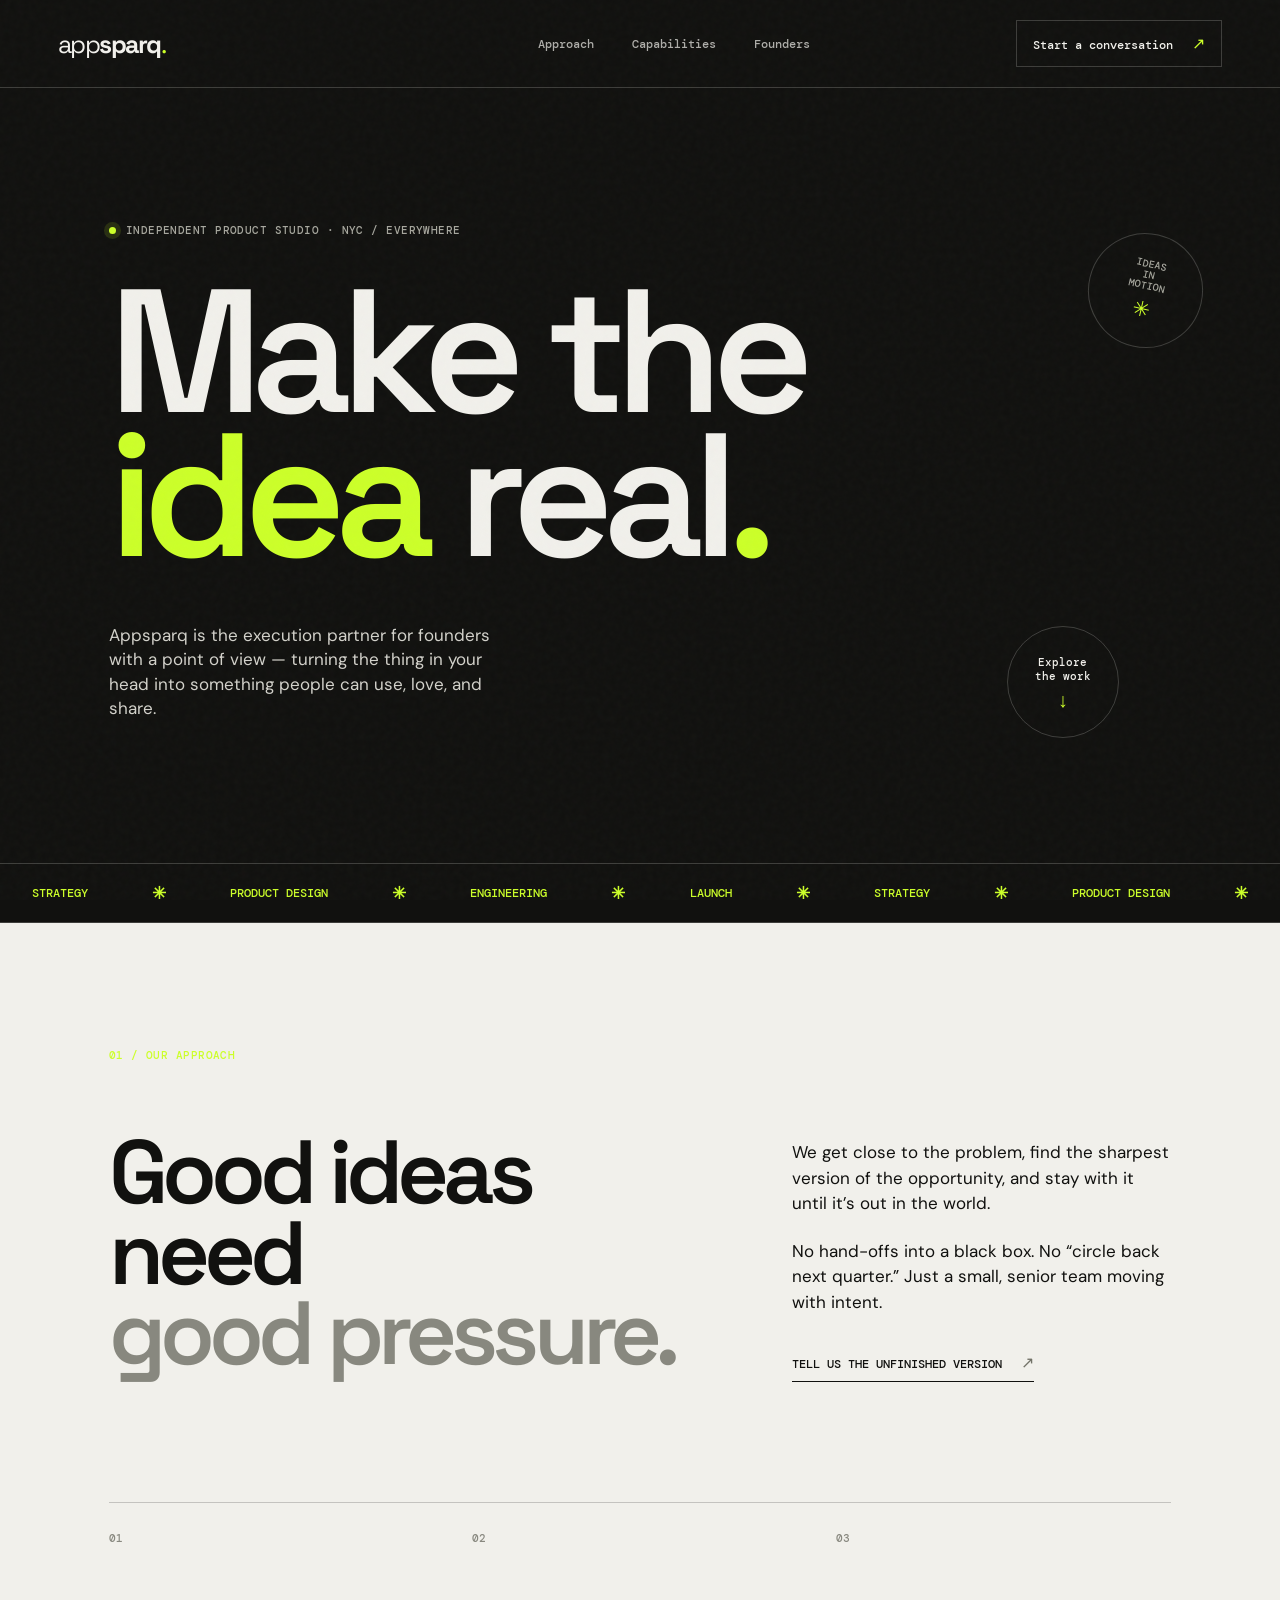
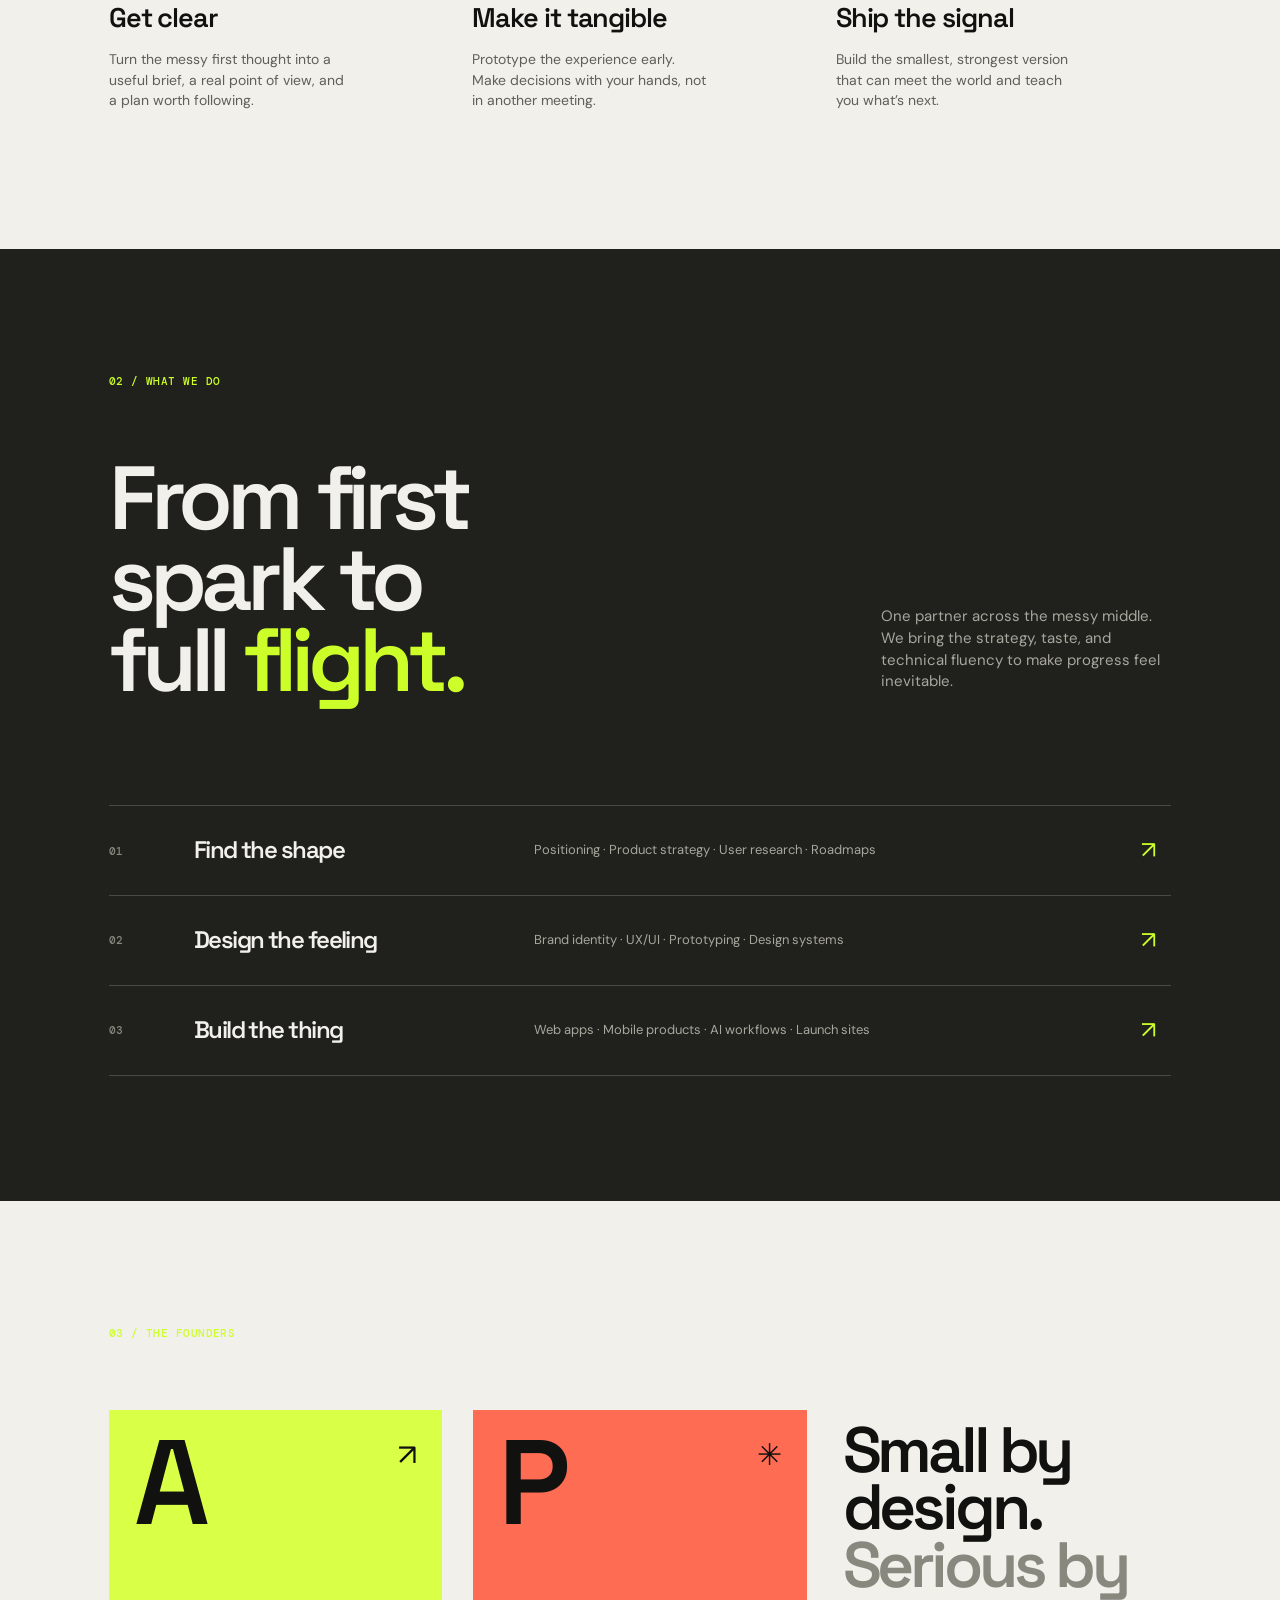
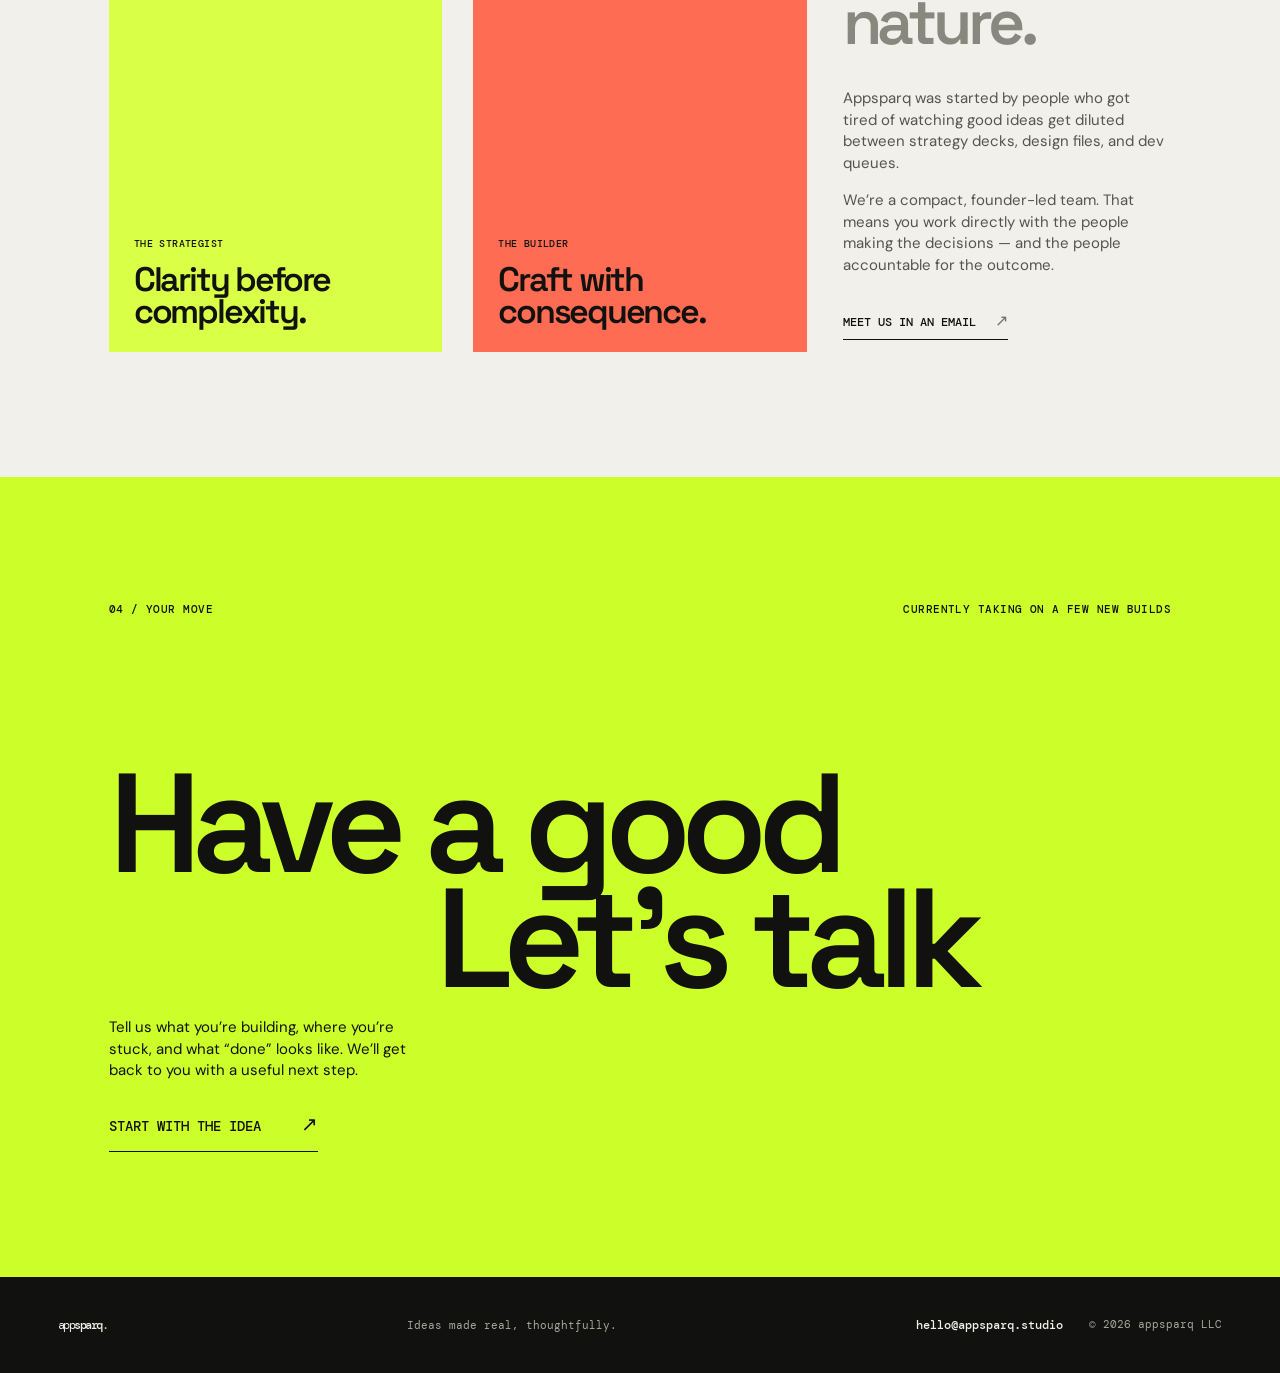
<file: index.html>
<!doctype html>
<html lang="en">
  <head>
    <meta charset="UTF-8" />
    <meta name="viewport" content="width=device-width, initial-scale=1.0" />
    <meta name="theme-color" content="#11110f" />
    <meta name="description" content="appsparq is the execution partner for founders turning strong ideas into shipped products." />
    <meta property="og:type" content="website" />
    <meta property="og:site_name" content="appsparq" />
    <meta property="og:title" content="appsparq — Make the idea real." />
    <meta property="og:description" content="appsparq is the execution partner for founders turning strong ideas into shipped products." />
    <meta property="og:image" content="https://www.appsparq.studio/og.svg" />
    <meta property="og:image:width" content="1200" />
    <meta property="og:image:height" content="630" />
    <meta name="twitter:card" content="summary_large_image" />
    <meta name="twitter:title" content="appsparq — Make the idea real." />
    <meta name="twitter:description" content="appsparq is the execution partner for founders turning strong ideas into shipped products." />
    <meta name="twitter:image" content="https://www.appsparq.studio/og.svg" />
    <link rel="icon" href="/favicon.svg" type="image/svg+xml" />
    <title>appsparq — Make the idea real.</title>
    <link rel="preconnect" href="https://fonts.googleapis.com" />
    <link rel="preconnect" href="https://fonts.gstatic.com" crossorigin />
    <link href="https://fonts.googleapis.com/css2?family=DM+Mono:wght@400;500&family=DM+Sans:wght@400;500;600;700&family=Space+Grotesk:wght@500;600;700&display=swap" rel="stylesheet" />
    <link rel="stylesheet" href="styles.css" />
  </head>
  <body>
    <div class="noise" aria-hidden="true"></div>
    <header class="site-header">
      <a class="wordmark" href="#top" aria-label="Appsparq home"><span>app</span>sparq<span class="dot">.</span></a>
      <nav class="desktop-nav" aria-label="Main navigation">
        <a href="#approach">Approach</a>
        <a href="#capabilities">Capabilities</a>
        <a href="#founders">Founders</a>
      </nav>
      <a class="header-cta" href="mailto:hello@appsparq.studio?subject=Let's%20make%20it%20real">Start a conversation <span>↗︎</span></a>
      <button class="menu-toggle" aria-label="Open menu" aria-expanded="false">Menu <span>+︎</span></button>
    </header>

    <main id="top">
      <section class="hero section-pad">
        <div class="eyebrow"><span class="pulse"></span> Independent product studio · NYC / everywhere</div>
        <h1>Make the<br /><em>idea</em> real<span class="lime">.</span></h1>
        <div class="hero-bottom">
          <p class="hero-intro">Appsparq is the execution partner for founders with a point of view — turning the thing in your head into something people can use, love, and share.</p>
          <a class="circle-link" href="#approach" aria-label="Explore Appsparq"><span>Explore<br />the work</span><b>↓︎</b></a>
        </div>
        <div class="hero-stamp" aria-hidden="true"><span>Ideas</span><span>in</span><span>motion</span><i>✳︎</i></div>
      </section>

      <section class="ticker" aria-label="Appsparq services"><div><span>Strategy</span><b>✳︎</b><span>Product design</span><b>✳︎</b><span>Engineering</span><b>✳︎</b><span>Launch</span><b>✳︎</b><span>Strategy</span><b>✳︎</b><span>Product design</span><b>✳︎</b></div></section>

      <section class="approach section-pad" id="approach">
        <div class="section-kicker">01 / Our approach</div>
        <div class="approach-grid">
          <h2>Good ideas need<br /><span>good pressure.</span></h2>
          <div class="approach-copy"><p>We get close to the problem, find the sharpest version of the opportunity, and stay with it until it’s out in the world.</p><p>No hand-offs into a black box. No “circle back next quarter.” Just a small, senior team moving with intent.</p><a class="text-link" href="mailto:hello@appsparq.studio?subject=Tell%20us%20about%20your%20idea">Tell us the unfinished version <span>↗︎</span></a></div>
        </div>
        <div class="principles"><article><span>01</span><h3>Get clear</h3><p>Turn the messy first thought into a useful brief, a real point of view, and a plan worth following.</p></article><article><span>02</span><h3>Make it tangible</h3><p>Prototype the experience early. Make decisions with your hands, not in another meeting.</p></article><article><span>03</span><h3>Ship the signal</h3><p>Build the smallest, strongest version that can meet the world and teach you what’s next.</p></article></div>
      </section>

      <section class="capabilities section-pad" id="capabilities">
        <div class="section-kicker">02 / What we do</div>
        <div class="capabilities-head"><h2>From first<br /><em>spark</em> to<br />full <span>flight.</span></h2><p>One partner across the messy middle. We bring the strategy, taste, and technical fluency to make progress feel inevitable.</p></div>
        <div class="capability-list"><div><span>01</span><h3>Find the shape</h3><p>Positioning · Product strategy · User research · Roadmaps</p><b>↗︎</b></div><div><span>02</span><h3>Design the feeling</h3><p>Brand identity · UX/UI · Prototyping · Design systems</p><b>↗︎</b></div><div><span>03</span><h3>Build the thing</h3><p>Web apps · Mobile products · AI workflows · Launch sites</p><b>↗︎</b></div></div>
      </section>

      <section class="founders section-pad" id="founders">
        <div class="section-kicker">03 / The founders</div>
        <div class="founders-grid"><div class="founder-card founder-a"><div class="portrait-mark">A<span>↗︎</span></div><div><p class="mono">THE STRATEGIST</p><h3>Clarity before<br />complexity.</h3></div></div><div class="founder-card founder-b"><div class="portrait-mark">P<span>✳︎</span></div><div><p class="mono">THE BUILDER</p><h3>Craft with<br />consequence.</h3></div></div><div class="founders-copy"><h2>Small by design.<br /><span>Serious by nature.</span></h2><p>Appsparq was started by people who got tired of watching good ideas get diluted between strategy decks, design files, and dev queues.</p><p>We’re a compact, founder-led team. That means you work directly with the people making the decisions — and the people accountable for the outcome.</p><a class="text-link" href="mailto:hello@appsparq.studio?subject=Let's%20work%20together">Meet us in an email <span>↗︎</span></a></div></div>
      </section>

      <section class="contact section-pad" id="contact"><div class="contact-top"><div class="section-kicker">04 / Your move</div><span class="mono">Currently taking on a few new builds</span></div><h2>Have a good<br /><em>one?</em> Let’s talk<span class="lime">.</span></h2><p>Tell us what you’re building, where you’re stuck, and what “done” looks like. We’ll get back to you with a useful next step.</p><a class="big-cta" href="mailto:hello@appsparq.studio?subject=I%20have%20an%20idea">Start with the idea <span>↗︎</span></a></section>
    </main>

    <footer class="site-footer"><a class="wordmark" href="#top"><span>app</span>sparq<span class="dot">.</span></a><p>Ideas made real, thoughtfully.</p><div><a href="mailto:hello@appsparq.studio">hello@appsparq.studio</a><span>© 2026 appsparq LLC</span></div></footer>
    <div class="mobile-menu" aria-hidden="true"><a href="#approach">Approach</a><a href="#capabilities">Capabilities</a><a href="#founders">Founders</a><a href="mailto:hello@appsparq.studio">Start a conversation ↗︎</a></div>
    <script src="script.js"></script>
  </body>
</html>
</file>
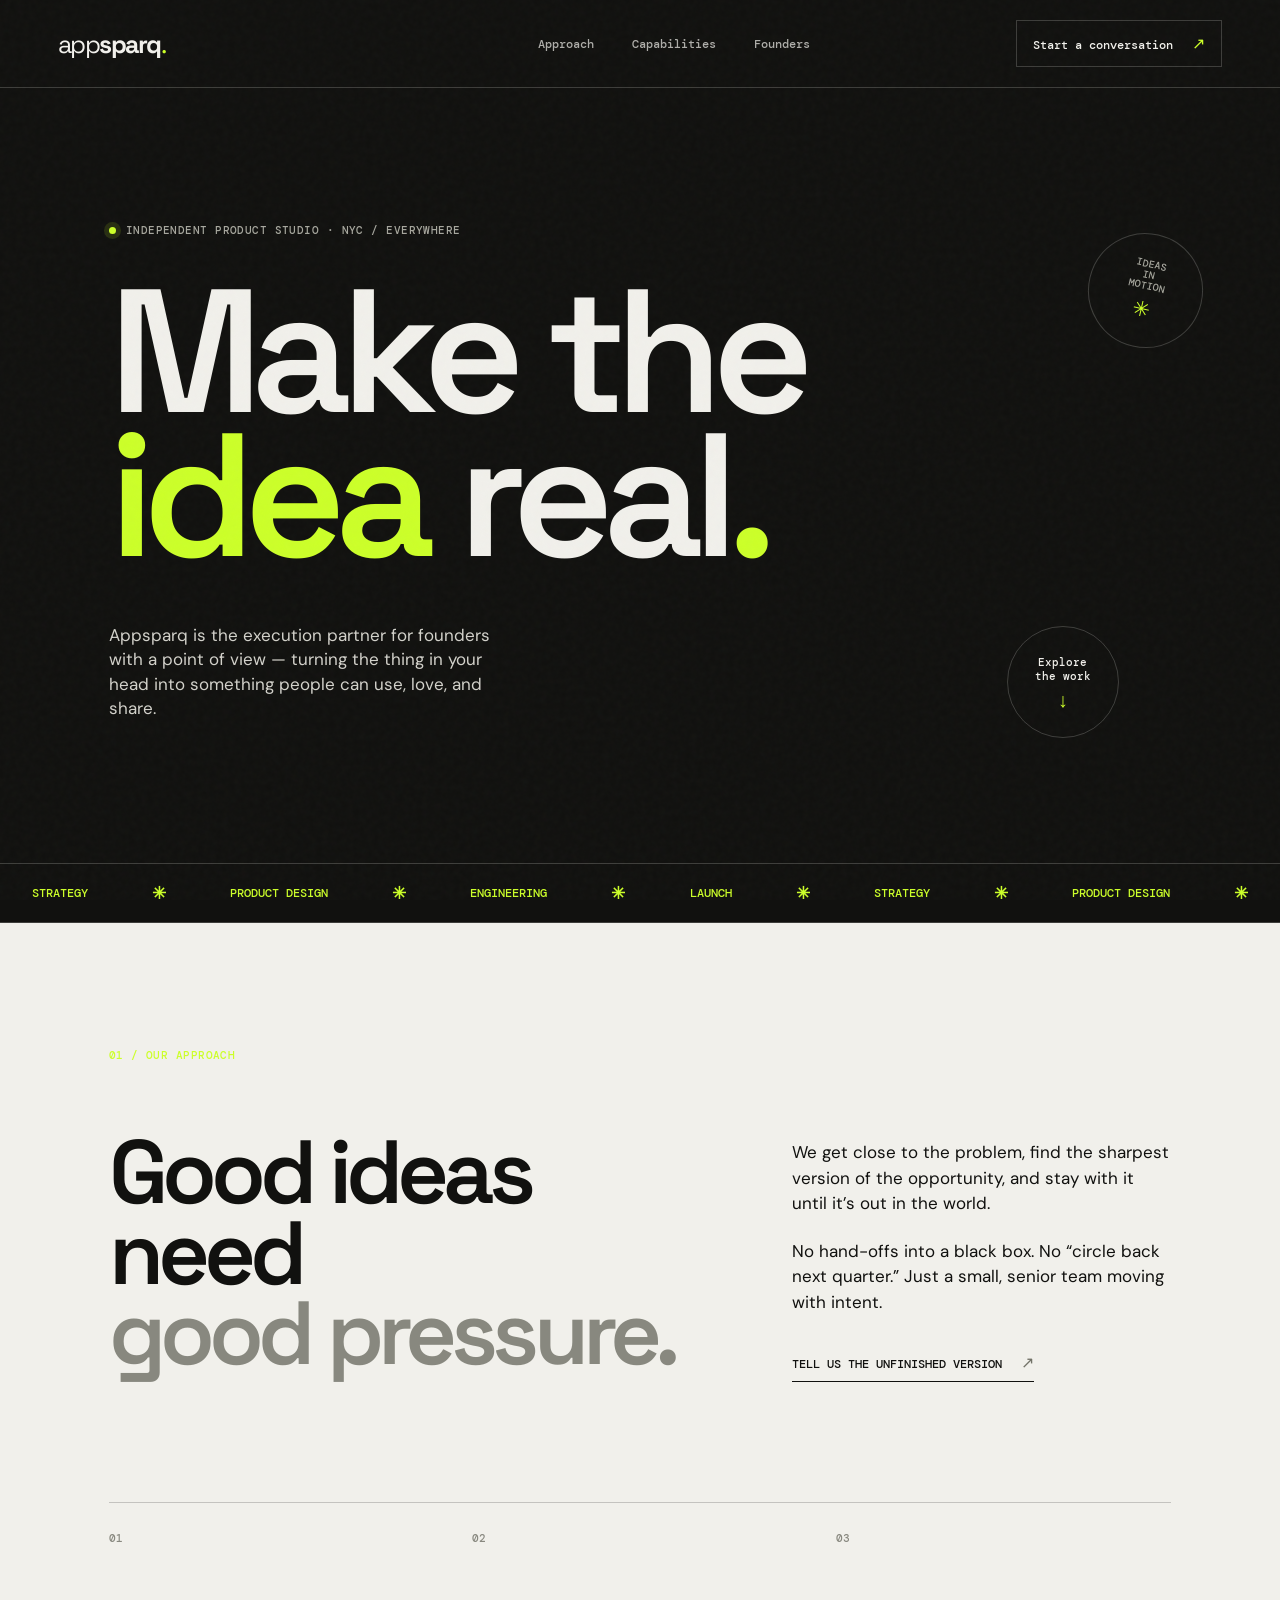
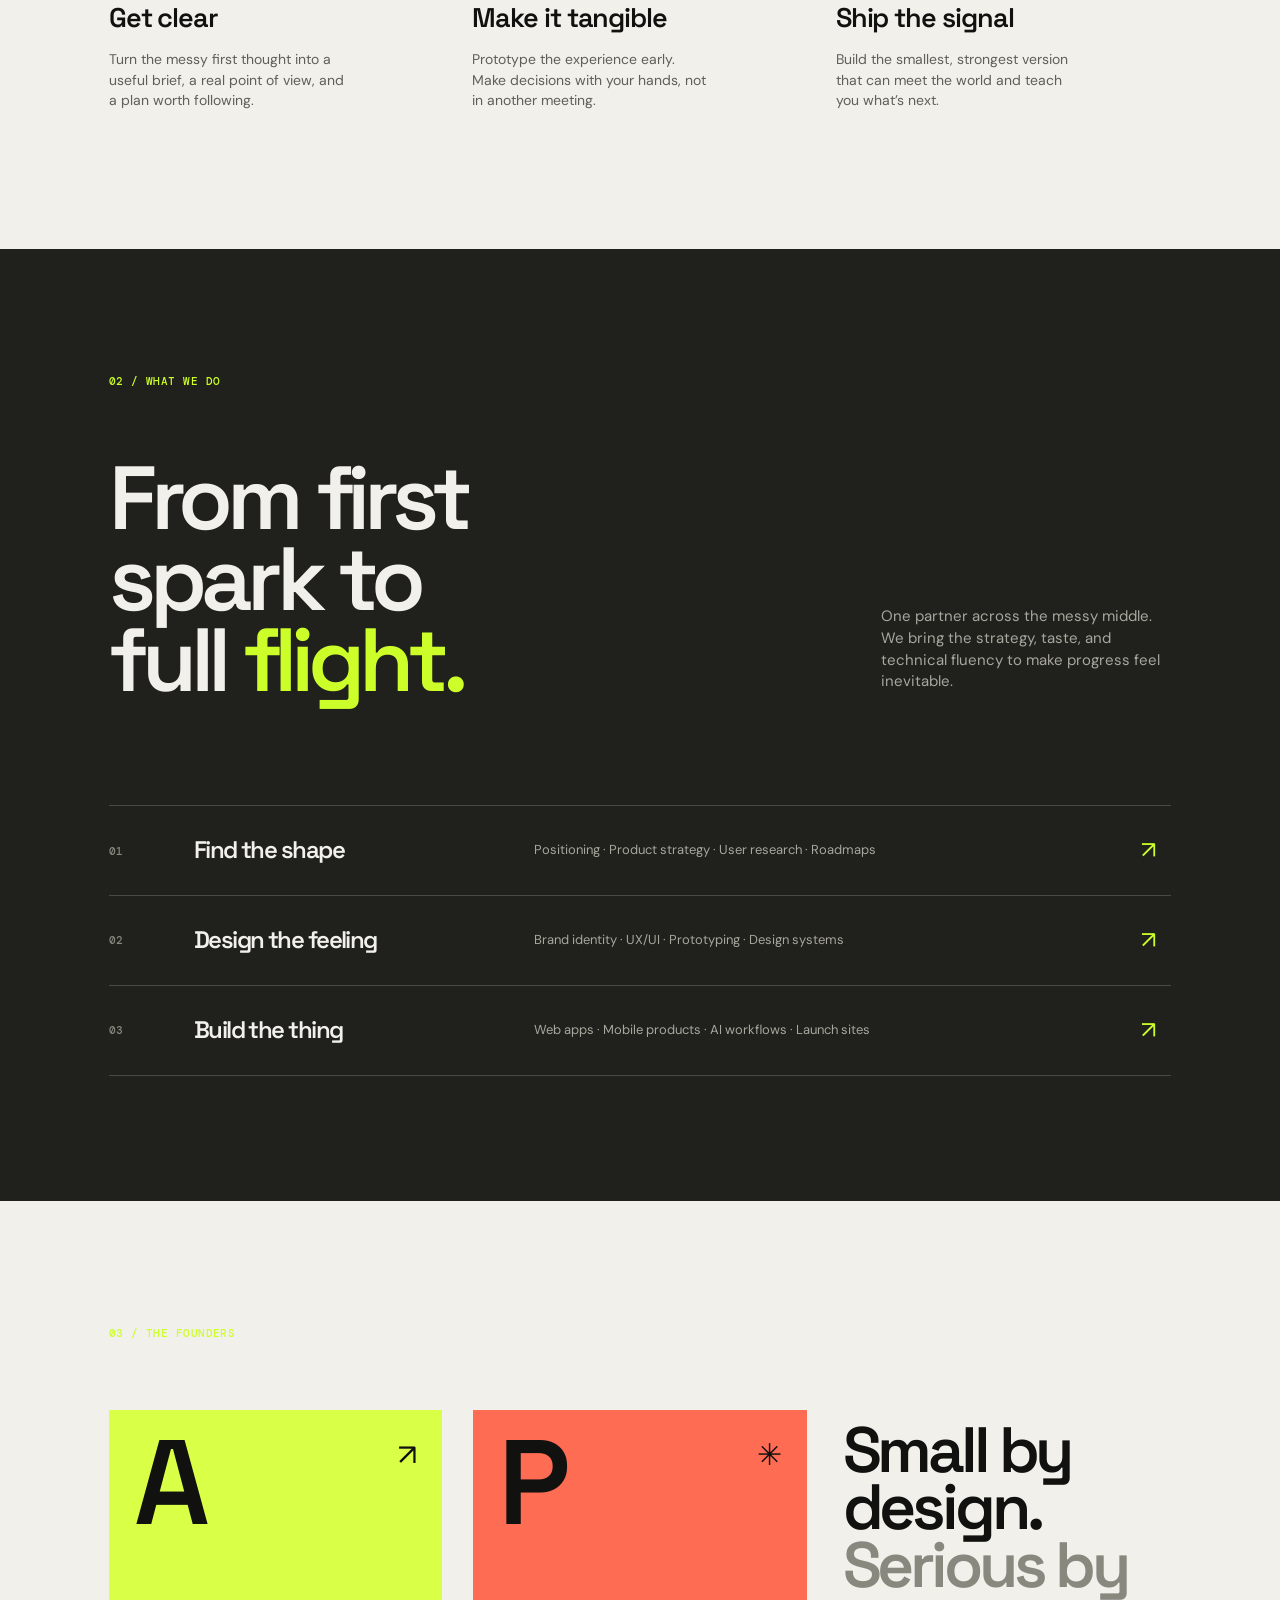
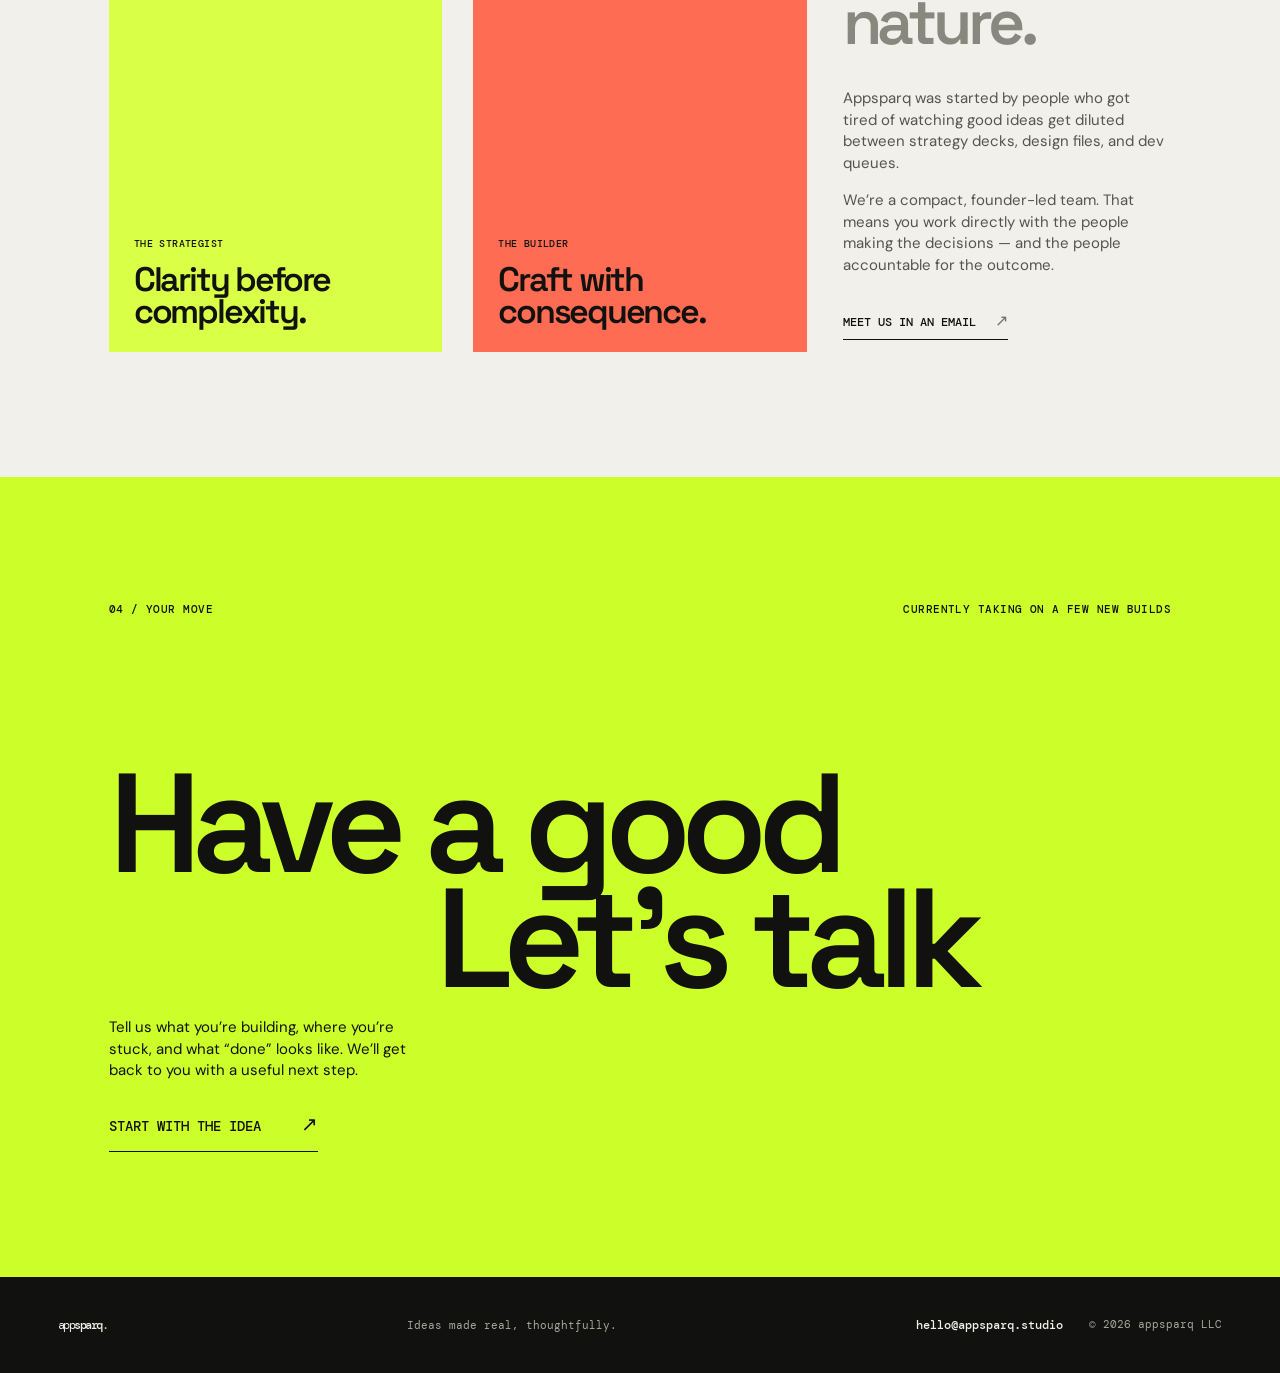
<file: public/index.html>
<!doctype html>
<html lang="en">
  <head>
    <meta charset="UTF-8" />
    <meta name="viewport" content="width=device-width, initial-scale=1.0" />
    <meta name="theme-color" content="#11110f" />
    <meta name="description" content="appsparq is the execution partner for founders turning strong ideas into shipped products." />
    <meta property="og:type" content="website" />
    <meta property="og:site_name" content="appsparq" />
    <meta property="og:title" content="appsparq — Make the idea real." />
    <meta property="og:description" content="appsparq is the execution partner for founders turning strong ideas into shipped products." />
    <meta property="og:image" content="https://www.appsparq.studio/og.jpg" />
    <meta property="og:image:width" content="1200" />
    <meta property="og:image:height" content="630" />
    <meta name="twitter:card" content="summary_large_image" />
    <meta name="twitter:title" content="appsparq — Make the idea real." />
    <meta name="twitter:description" content="appsparq is the execution partner for founders turning strong ideas into shipped products." />
    <meta name="twitter:image" content="https://www.appsparq.studio/og.jpg" />
    <link rel="icon" href="/favicon.svg" type="image/svg+xml" />
    <title>appsparq — Make the idea real.</title>
    <link rel="preconnect" href="https://fonts.googleapis.com" />
    <link rel="preconnect" href="https://fonts.gstatic.com" crossorigin />
    <link href="https://fonts.googleapis.com/css2?family=DM+Mono:wght@400;500&family=DM+Sans:wght@400;500;600;700&family=Space+Grotesk:wght@500;600;700&display=swap" rel="stylesheet" />
    <link rel="stylesheet" href="styles.css" />
  </head>
  <body>
    <div class="noise" aria-hidden="true"></div>
    <header class="site-header">
      <a class="wordmark" href="#top" aria-label="Appsparq home"><span>app</span>sparq<span class="dot">.</span></a>
      <nav class="desktop-nav" aria-label="Main navigation">
        <a href="#approach">Approach</a>
        <a href="#capabilities">Capabilities</a>
        <a href="#founders">Founders</a>
      </nav>
      <a class="header-cta" href="mailto:hello@appsparq.studio?subject=Let's%20make%20it%20real">Start a conversation <span>↗︎</span></a>
      <button class="menu-toggle" aria-label="Open menu" aria-expanded="false">Menu <span>+︎</span></button>
    </header>

    <main id="top">
      <section class="hero section-pad">
        <div class="eyebrow"><span class="pulse"></span> Independent product studio · NYC / everywhere</div>
        <h1>Make the<br /><em>idea</em> real<span class="lime">.</span></h1>
        <div class="hero-bottom">
          <p class="hero-intro">Appsparq is the execution partner for founders with a point of view — turning the thing in your head into something people can use, love, and share.</p>
          <a class="circle-link" href="#approach" aria-label="Explore Appsparq"><span>Explore<br />the work</span><b>↓︎</b></a>
        </div>
        <div class="hero-stamp" aria-hidden="true"><span>Ideas</span><span>in</span><span>motion</span><i>✳︎</i></div>
      </section>

      <section class="ticker" aria-label="Appsparq services"><div><span>Strategy</span><b>✳︎</b><span>Product design</span><b>✳︎</b><span>Engineering</span><b>✳︎</b><span>Launch</span><b>✳︎</b><span>Strategy</span><b>✳︎</b><span>Product design</span><b>✳︎</b></div></section>

      <section class="approach section-pad" id="approach">
        <div class="section-kicker">01 / Our approach</div>
        <div class="approach-grid">
          <h2>Good ideas need<br /><span>good pressure.</span></h2>
          <div class="approach-copy"><p>We get close to the problem, find the sharpest version of the opportunity, and stay with it until it’s out in the world.</p><p>No hand-offs into a black box. No “circle back next quarter.” Just a small, senior team moving with intent.</p><a class="text-link" href="mailto:hello@appsparq.studio?subject=Tell%20us%20about%20your%20idea">Tell us the unfinished version <span>↗︎</span></a></div>
        </div>
        <div class="principles"><article><span>01</span><h3>Get clear</h3><p>Turn the messy first thought into a useful brief, a real point of view, and a plan worth following.</p></article><article><span>02</span><h3>Make it tangible</h3><p>Prototype the experience early. Make decisions with your hands, not in another meeting.</p></article><article><span>03</span><h3>Ship the signal</h3><p>Build the smallest, strongest version that can meet the world and teach you what’s next.</p></article></div>
      </section>

      <section class="capabilities section-pad" id="capabilities">
        <div class="section-kicker">02 / What we do</div>
        <div class="capabilities-head"><h2>From first<br /><em>spark</em> to<br />full <span>flight.</span></h2><p>One partner across the messy middle. We bring the strategy, taste, and technical fluency to make progress feel inevitable.</p></div>
        <div class="capability-list"><div><span>01</span><h3>Find the shape</h3><p>Positioning · Product strategy · User research · Roadmaps</p><b>↗︎</b></div><div><span>02</span><h3>Design the feeling</h3><p>Brand identity · UX/UI · Prototyping · Design systems</p><b>↗︎</b></div><div><span>03</span><h3>Build the thing</h3><p>Web apps · Mobile products · AI workflows · Launch sites</p><b>↗︎</b></div></div>
      </section>

      <section class="founders section-pad" id="founders">
        <div class="section-kicker">03 / The founders</div>
        <div class="founders-grid"><div class="founder-card founder-a"><div class="portrait-mark">A<span>↗︎</span></div><div><p class="mono">THE STRATEGIST</p><h3>Clarity before<br />complexity.</h3></div></div><div class="founder-card founder-b"><div class="portrait-mark">P<span>✳︎</span></div><div><p class="mono">THE BUILDER</p><h3>Craft with<br />consequence.</h3></div></div><div class="founders-copy"><h2>Small by design.<br /><span>Serious by nature.</span></h2><p>Appsparq was started by people who got tired of watching good ideas get diluted between strategy decks, design files, and dev queues.</p><p>We’re a compact, founder-led team. That means you work directly with the people making the decisions — and the people accountable for the outcome.</p><a class="text-link" href="mailto:hello@appsparq.studio?subject=Let's%20work%20together">Meet us in an email <span>↗︎</span></a></div></div>
      </section>

      <section class="contact section-pad" id="contact"><div class="contact-top"><div class="section-kicker">04 / Your move</div><span class="mono">Currently taking on a few new builds</span></div><h2>Have a good<br /><em>one?</em> Let’s talk<span class="lime">.</span></h2><p>Tell us what you’re building, where you’re stuck, and what “done” looks like. We’ll get back to you with a useful next step.</p><a class="big-cta" href="mailto:hello@appsparq.studio?subject=I%20have%20an%20idea">Start with the idea <span>↗︎</span></a></section>
    </main>

    <footer class="site-footer"><a class="wordmark" href="#top"><span>app</span>sparq<span class="dot">.</span></a><p>Ideas made real, thoughtfully.</p><div><a href="mailto:hello@appsparq.studio">hello@appsparq.studio</a><span>© 2026 appsparq LLC</span></div></footer>
    <div class="mobile-menu" aria-hidden="true"><a href="#approach">Approach</a><a href="#capabilities">Capabilities</a><a href="#founders">Founders</a><a href="mailto:hello@appsparq.studio">Start a conversation ↗︎</a></div>
    <script src="script.js"></script>
  </body>
</html>
</file>
<file: styles.css>
:root{--ink:#11110f;--paper:#f1f0eb;--lime:#ccff29;--line:rgba(241,240,235,.2);--muted:#a7a79e;--sans:'DM Sans',Arial,sans-serif;--display:'Space Grotesk',Arial,sans-serif;--mono:'DM Mono',monospace}*{box-sizing:border-box}html{scroll-behavior:smooth}body{margin:0;background:var(--ink);color:var(--paper);font-family:var(--sans);font-size:16px;line-height:1.45}.noise{position:fixed;inset:0;pointer-events:none;opacity:.045;z-index:5;background-image:url("data:image/svg+xml,%3Csvg viewBox='0 0 180 180' xmlns='http://www.w3.org/2000/svg'%3E%3Cfilter id='n'%3E%3CfeTurbulence type='fractalNoise' baseFrequency='.8' numOctaves='4' stitchTiles='stitch'/%3E%3C/filter%3E%3Crect width='100%25' height='100%25' filter='url(%23n)' opacity='.6'/%3E%3C/svg%3E")}.site-header{height:88px;display:flex;align-items:center;justify-content:space-between;padding:0 4.5vw;border-bottom:1px solid var(--line);position:relative;z-index:10}.wordmark{color:var(--paper);font:700 25px var(--display);letter-spacing:-1.5px;text-decoration:none}.wordmark span{font-weight:400}.wordmark .dot,.lime{color:var(--lime)}.desktop-nav{display:flex;gap:38px;margin-left:13vw}.desktop-nav a,.header-cta,.site-footer a{font:500 12px var(--mono);color:var(--paper);text-decoration:none}.desktop-nav a{opacity:.7;transition:.2s}.desktop-nav a:hover{opacity:1}.header-cta{border:1px solid var(--line);padding:12px 16px;transition:.25s}.header-cta:hover{background:var(--lime);color:var(--ink);border-color:var(--lime)}.header-cta span,.text-link span{color:var(--lime);font-size:16px;margin-left:12px}.menu-toggle,.mobile-menu{display:none}.section-pad{padding:125px 8.5vw}.hero{min-height:665px;position:relative;display:flex;flex-direction:column;justify-content:center;padding-top:135px}.eyebrow,.section-kicker,.mono{font:500 11px var(--mono);letter-spacing:.04em;text-transform:uppercase}.eyebrow{color:var(--muted);display:flex;align-items:center;gap:10px}.pulse{background:var(--lime);width:7px;height:7px;border-radius:50%;box-shadow:0 0 0 5px rgba(204,255,41,.12)}h1,h2,h3,p{margin-top:0}h1,h2,h3{font-family:var(--display);font-weight:600;letter-spacing:-.065em}h1{font-size:clamp(70px,13.7vw,210px);line-height:.82;margin:43px 0 55px;max-width:1100px}h1 em,h2 em{font-style:normal;color:var(--lime)}.hero-bottom{display:flex;align-items:flex-end;justify-content:space-between;max-width:1010px}.hero-intro{font-size:17px;line-height:1.45;max-width:400px;color:#d3d2cb}.circle-link{width:112px;height:112px;border:1px solid var(--line);border-radius:50%;color:var(--paper);display:flex;align-items:center;justify-content:center;flex-direction:column;text-align:center;font:500 11px var(--mono);text-decoration:none;transition:.3s}.circle-link b{font-size:20px;color:var(--lime);line-height:1;margin-top:7px}.circle-link:hover{background:var(--lime);color:var(--ink);border-color:var(--lime);transform:rotate(-12deg)}.hero-stamp{position:absolute;right:6vw;top:145px;width:115px;height:115px;border:1px solid var(--line);border-radius:50%;display:flex;align-items:center;justify-content:center;flex-direction:column;text-transform:uppercase;font:500 10px var(--mono);line-height:1.1;transform:rotate(13deg);color:var(--muted)}.hero-stamp i{color:var(--lime);font-size:21px;font-style:normal;margin-top:8px}.ticker{overflow:hidden;white-space:nowrap;border-top:1px solid var(--line);border-bottom:1px solid var(--line);padding:18px 0;color:var(--lime);font:500 12px var(--mono);text-transform:uppercase}.ticker div{display:flex;justify-content:space-around;align-items:center;min-width:1100px}.ticker b{font-size:17px}.section-kicker{color:var(--lime);margin-bottom:70px}.approach{background:var(--paper);color:var(--ink)}.approach-grid{display:grid;grid-template-columns:1.2fr .8fr;gap:9vw}.approach h2,.capabilities h2,.founders h2{font-size:clamp(48px,7vw,100px);line-height:.9;margin:0}.approach h2 span,.founders h2 span{color:#88887f}.approach-copy{padding-top:8px;max-width:390px}.approach-copy p{font-size:17px;line-height:1.5;margin-bottom:22px}.text-link{color:var(--ink);font:500 12px var(--mono);text-transform:uppercase;text-decoration:none;border-bottom:1px solid var(--ink);padding-bottom:8px;display:inline-block;margin-top:15px}.text-link span{color:#727267}.principles{display:grid;grid-template-columns:repeat(3,1fr);gap:28px;border-top:1px solid rgba(17,17,15,.2);margin-top:120px;padding-top:22px}.principles article span,.capability-list span{font:500 11px var(--mono);color:#88887f}.principles h3{font-size:27px;letter-spacing:-.04em;margin:50px 0 12px}.principles p{max-width:235px;color:#5f5f59;font-size:14px}.capabilities{background:#20201c}.capabilities-head{display:flex;justify-content:space-between;align-items:flex-end;gap:40px}.capabilities h2 em{color:var(--paper)}.capabilities h2 span{color:var(--lime)}.capabilities-head>p{max-width:290px;color:var(--muted);font-size:15px;margin-bottom:7px}.capability-list{margin-top:105px;border-top:1px solid var(--line)}.capability-list>div{display:grid;grid-template-columns:8% 32% 1fr 30px;align-items:center;border-bottom:1px solid var(--line);padding:27px 0}.capability-list h3{font-size:24px;margin:0}.capability-list p{font-size:13px;color:var(--muted);margin:0}.capability-list b{font-size:24px;font-weight:400;color:var(--lime)}.founders{background:var(--paper);color:var(--ink)}.founders-grid{display:grid;grid-template-columns:1fr 1fr 1fr;gap:2.4vw}.founder-card{min-height:370px;padding:25px;display:flex;flex-direction:column;justify-content:space-between}.founder-a{background:#d9ff47}.founder-b{background:#ff6c54}.portrait-mark{font:600 120px var(--display);line-height:.8;letter-spacing:-.13em;display:flex;justify-content:space-between}.portrait-mark span{font:400 30px var(--sans);letter-spacing:0}.founder-card h3{font-size:34px;line-height:.92;margin:14px 0 0}.founder-card .mono{font-size:10px}.founders-copy{padding:12px 5px}.founders-copy h2{font-size:clamp(42px,5vw,70px);margin:0 0 36px}.founders-copy p{font-size:15px;max-width:330px;color:#55554e}.founders-copy .text-link{margin-top:18px}.contact{background:var(--lime);color:var(--ink);min-height:650px;display:flex;flex-direction:column;justify-content:space-between}.contact-top{display:flex;justify-content:space-between}.contact .section-kicker{color:var(--ink)}.contact h2{font-size:clamp(64px,11vw,160px);line-height:.82;margin:80px 0 20px;max-width:1000px}.contact p{max-width:330px;font-size:15px}.big-cta{align-self:flex-start;color:var(--ink);font:500 14px var(--mono);text-transform:uppercase;text-decoration:none;border-bottom:1px solid var(--ink);padding:14px 0}.big-cta span{font-size:20px;margin-left:32px}.site-footer{padding:40px 4.5vw;display:flex;align-items:center;justify-content:space-between;color:var(--muted)}.site-footer .wordmark{color:var(--paper)}.site-footer p,.site-footer div{font:11px var(--mono);margin:0}.site-footer div{display:flex;gap:26px}.site-footer a{color:var(--paper)}@media(max-width:700px){.site-header{height:72px;padding:0 6vw}.desktop-nav,.header-cta{display:none}.menu-toggle{display:block;background:none;border:0;color:var(--paper);font:500 11px var(--mono);text-transform:uppercase}.menu-toggle span{font-size:19px;color:var(--lime);margin-left:8px}.mobile-menu{display:flex;visibility:hidden;opacity:0;position:fixed;z-index:9;inset:72px 0 auto;background:var(--ink);padding:25px 6vw 35px;flex-direction:column;gap:24px;transform:translateY(-10px);transition:.25s;border-bottom:1px solid var(--line)}.mobile-menu.open{visibility:visible;opacity:1;transform:none}.mobile-menu a{color:var(--paper);text-decoration:none;font:500 19px var(--display)}.mobile-menu a:last-child{color:var(--lime);font:500 11px var(--mono);text-transform:uppercase;margin-top:10px}.section-pad{padding:85px 6vw}.hero{min-height:620px;padding-top:100px;justify-content:flex-start}.eyebrow{font-size:9px}.hero-stamp{top:auto;right:7vw;bottom:110px;width:86px;height:86px;font-size:8px}.hero-stamp i{font-size:15px}.hero-bottom{align-items:flex-start;gap:25px}.hero-intro{font-size:15px;max-width:270px}.circle-link{width:82px;height:82px;flex:none;font-size:9px}.circle-link b{font-size:15px}.ticker div{min-width:850px}.section-kicker{margin-bottom:47px;font-size:10px}.approach-grid,.founders-grid{grid-template-columns:1fr;gap:45px}.approach h2,.capabilities h2{font-size:59px}.approach-copy{padding:0}.principles{grid-template-columns:1fr;gap:32px;margin-top:75px}.principles h3{margin:22px 0 7px;font-size:25px}.capabilities-head{display:block}.capabilities-head>p{margin-top:35px}.capability-list{margin-top:65px}.capability-list>div{grid-template-columns:12% 1fr 25px;gap:10px;padding:25px 0}.capability-list p{grid-column:2/3}.capability-list h3{font-size:20px}.capability-list b{grid-column:3;grid-row:1/3}.founder-card{min-height:295px}.founder-card h3{font-size:30px}.founders-copy h2{font-size:52px}.contact{min-height:560px}.contact-top{display:block}.contact-top .mono{display:block;margin-top:20px;font-size:9px}.contact h2{font-size:68px;margin:110px 0 25px}.site-footer{padding:32px 6vw;display:grid;gap:20px}.site-footer p{display:none}.site-footer div{display:flex;flex-direction:column;gap:8px}}
</file>
<file: public/styles.css>
:root{--ink:#11110f;--paper:#f1f0eb;--lime:#ccff29;--line:rgba(241,240,235,.2);--muted:#a7a79e;--sans:'DM Sans',Arial,sans-serif;--display:'Space Grotesk',Arial,sans-serif;--mono:'DM Mono',monospace}*{box-sizing:border-box}html{scroll-behavior:smooth}body{margin:0;background:var(--ink);color:var(--paper);font-family:var(--sans);font-size:16px;line-height:1.45}.noise{position:fixed;inset:0;pointer-events:none;opacity:.045;z-index:5;background-image:url("data:image/svg+xml,%3Csvg viewBox='0 0 180 180' xmlns='http://www.w3.org/2000/svg'%3E%3Cfilter id='n'%3E%3CfeTurbulence type='fractalNoise' baseFrequency='.8' numOctaves='4' stitchTiles='stitch'/%3E%3C/filter%3E%3Crect width='100%25' height='100%25' filter='url(%23n)' opacity='.6'/%3E%3C/svg%3E")}.site-header{height:88px;display:flex;align-items:center;justify-content:space-between;padding:0 4.5vw;border-bottom:1px solid var(--line);position:relative;z-index:10}.wordmark{color:var(--paper);font:700 25px var(--display);letter-spacing:-1.5px;text-decoration:none}.wordmark span{font-weight:400}.wordmark .dot,.lime{color:var(--lime)}.desktop-nav{display:flex;gap:38px;margin-left:13vw}.desktop-nav a,.header-cta,.site-footer a{font:500 12px var(--mono);color:var(--paper);text-decoration:none}.desktop-nav a{opacity:.7;transition:.2s}.desktop-nav a:hover{opacity:1}.header-cta{border:1px solid var(--line);padding:12px 16px;transition:.25s}.header-cta:hover{background:var(--lime);color:var(--ink);border-color:var(--lime)}.header-cta span,.text-link span{color:var(--lime);font-size:16px;margin-left:12px}.menu-toggle,.mobile-menu{display:none}.section-pad{padding:125px 8.5vw}.hero{min-height:665px;position:relative;display:flex;flex-direction:column;justify-content:center;padding-top:135px}.eyebrow,.section-kicker,.mono{font:500 11px var(--mono);letter-spacing:.04em;text-transform:uppercase}.eyebrow{color:var(--muted);display:flex;align-items:center;gap:10px}.pulse{background:var(--lime);width:7px;height:7px;border-radius:50%;box-shadow:0 0 0 5px rgba(204,255,41,.12)}h1,h2,h3,p{margin-top:0}h1,h2,h3{font-family:var(--display);font-weight:600;letter-spacing:-.065em}h1{font-size:clamp(70px,13.7vw,210px);line-height:.82;margin:43px 0 55px;max-width:1100px}h1 em,h2 em{font-style:normal;color:var(--lime)}.hero-bottom{display:flex;align-items:flex-end;justify-content:space-between;max-width:1010px}.hero-intro{font-size:17px;line-height:1.45;max-width:400px;color:#d3d2cb}.circle-link{width:112px;height:112px;border:1px solid var(--line);border-radius:50%;color:var(--paper);display:flex;align-items:center;justify-content:center;flex-direction:column;text-align:center;font:500 11px var(--mono);text-decoration:none;transition:.3s}.circle-link b{font-size:20px;color:var(--lime);line-height:1;margin-top:7px}.circle-link:hover{background:var(--lime);color:var(--ink);border-color:var(--lime);transform:rotate(-12deg)}.hero-stamp{position:absolute;right:6vw;top:145px;width:115px;height:115px;border:1px solid var(--line);border-radius:50%;display:flex;align-items:center;justify-content:center;flex-direction:column;text-transform:uppercase;font:500 10px var(--mono);line-height:1.1;transform:rotate(13deg);color:var(--muted)}.hero-stamp i{color:var(--lime);font-size:21px;font-style:normal;margin-top:8px}.ticker{overflow:hidden;white-space:nowrap;border-top:1px solid var(--line);border-bottom:1px solid var(--line);padding:18px 0;color:var(--lime);font:500 12px var(--mono);text-transform:uppercase}.ticker div{display:flex;justify-content:space-around;align-items:center;min-width:1100px}.ticker b{font-size:17px}.section-kicker{color:var(--lime);margin-bottom:70px}.approach{background:var(--paper);color:var(--ink)}.approach-grid{display:grid;grid-template-columns:1.2fr .8fr;gap:9vw}.approach h2,.capabilities h2,.founders h2{font-size:clamp(48px,7vw,100px);line-height:.9;margin:0}.approach h2 span,.founders h2 span{color:#88887f}.approach-copy{padding-top:8px;max-width:390px}.approach-copy p{font-size:17px;line-height:1.5;margin-bottom:22px}.text-link{color:var(--ink);font:500 12px var(--mono);text-transform:uppercase;text-decoration:none;border-bottom:1px solid var(--ink);padding-bottom:8px;display:inline-block;margin-top:15px}.text-link span{color:#727267}.principles{display:grid;grid-template-columns:repeat(3,1fr);gap:28px;border-top:1px solid rgba(17,17,15,.2);margin-top:120px;padding-top:22px}.principles article span,.capability-list span{font:500 11px var(--mono);color:#88887f}.principles h3{font-size:27px;letter-spacing:-.04em;margin:50px 0 12px}.principles p{max-width:235px;color:#5f5f59;font-size:14px}.capabilities{background:#20201c}.capabilities-head{display:flex;justify-content:space-between;align-items:flex-end;gap:40px}.capabilities h2 em{color:var(--paper)}.capabilities h2 span{color:var(--lime)}.capabilities-head>p{max-width:290px;color:var(--muted);font-size:15px;margin-bottom:7px}.capability-list{margin-top:105px;border-top:1px solid var(--line)}.capability-list>div{display:grid;grid-template-columns:8% 32% 1fr 30px;align-items:center;border-bottom:1px solid var(--line);padding:27px 0}.capability-list h3{font-size:24px;margin:0}.capability-list p{font-size:13px;color:var(--muted);margin:0}.capability-list b{font-size:24px;font-weight:400;color:var(--lime)}.founders{background:var(--paper);color:var(--ink)}.founders-grid{display:grid;grid-template-columns:1fr 1fr 1fr;gap:2.4vw}.founder-card{min-height:370px;padding:25px;display:flex;flex-direction:column;justify-content:space-between}.founder-a{background:#d9ff47}.founder-b{background:#ff6c54}.portrait-mark{font:600 120px var(--display);line-height:.8;letter-spacing:-.13em;display:flex;justify-content:space-between}.portrait-mark span{font:400 30px var(--sans);letter-spacing:0}.founder-card h3{font-size:34px;line-height:.92;margin:14px 0 0}.founder-card .mono{font-size:10px}.founders-copy{padding:12px 5px}.founders-copy h2{font-size:clamp(42px,5vw,70px);margin:0 0 36px}.founders-copy p{font-size:15px;max-width:330px;color:#55554e}.founders-copy .text-link{margin-top:18px}.contact{background:var(--lime);color:var(--ink);min-height:650px;display:flex;flex-direction:column;justify-content:space-between}.contact-top{display:flex;justify-content:space-between}.contact .section-kicker{color:var(--ink)}.contact h2{font-size:clamp(64px,11vw,160px);line-height:.82;margin:80px 0 20px;max-width:1000px}.contact p{max-width:330px;font-size:15px}.big-cta{align-self:flex-start;color:var(--ink);font:500 14px var(--mono);text-transform:uppercase;text-decoration:none;border-bottom:1px solid var(--ink);padding:14px 0}.big-cta span{font-size:20px;margin-left:32px}.site-footer{padding:40px 4.5vw;display:flex;align-items:center;justify-content:space-between;color:var(--muted)}.site-footer .wordmark{color:var(--paper)}.site-footer p,.site-footer div{font:11px var(--mono);margin:0}.site-footer div{display:flex;gap:26px}.site-footer a{color:var(--paper)}@media(max-width:700px){.site-header{height:72px;padding:0 6vw}.desktop-nav,.header-cta{display:none}.menu-toggle{display:block;background:none;border:0;color:var(--paper);font:500 11px var(--mono);text-transform:uppercase}.menu-toggle span{font-size:19px;color:var(--lime);margin-left:8px}.mobile-menu{display:flex;visibility:hidden;opacity:0;position:fixed;z-index:9;inset:72px 0 auto;background:var(--ink);padding:25px 6vw 35px;flex-direction:column;gap:24px;transform:translateY(-10px);transition:.25s;border-bottom:1px solid var(--line)}.mobile-menu.open{visibility:visible;opacity:1;transform:none}.mobile-menu a{color:var(--paper);text-decoration:none;font:500 19px var(--display)}.mobile-menu a:last-child{color:var(--lime);font:500 11px var(--mono);text-transform:uppercase;margin-top:10px}.section-pad{padding:85px 6vw}.hero{min-height:620px;padding-top:100px;justify-content:flex-start}.eyebrow{font-size:9px}.hero-stamp{top:auto;right:7vw;bottom:110px;width:86px;height:86px;font-size:8px}.hero-stamp i{font-size:15px}.hero-bottom{align-items:flex-start;gap:25px}.hero-intro{font-size:15px;max-width:270px}.circle-link{width:82px;height:82px;flex:none;font-size:9px}.circle-link b{font-size:15px}.ticker div{min-width:850px}.section-kicker{margin-bottom:47px;font-size:10px}.approach-grid,.founders-grid{grid-template-columns:1fr;gap:45px}.approach h2,.capabilities h2{font-size:59px}.approach-copy{padding:0}.principles{grid-template-columns:1fr;gap:32px;margin-top:75px}.principles h3{margin:22px 0 7px;font-size:25px}.capabilities-head{display:block}.capabilities-head>p{margin-top:35px}.capability-list{margin-top:65px}.capability-list>div{grid-template-columns:12% 1fr 25px;gap:10px;padding:25px 0}.capability-list p{grid-column:2/3}.capability-list h3{font-size:20px}.capability-list b{grid-column:3;grid-row:1/3}.founder-card{min-height:295px}.founder-card h3{font-size:30px}.founders-copy h2{font-size:52px}.contact{min-height:560px}.contact-top{display:block}.contact-top .mono{display:block;margin-top:20px;font-size:9px}.contact h2{font-size:68px;margin:110px 0 25px}.site-footer{padding:32px 6vw;display:grid;gap:20px}.site-footer p{display:none}.site-footer div{display:flex;flex-direction:column;gap:8px}}
</file>
